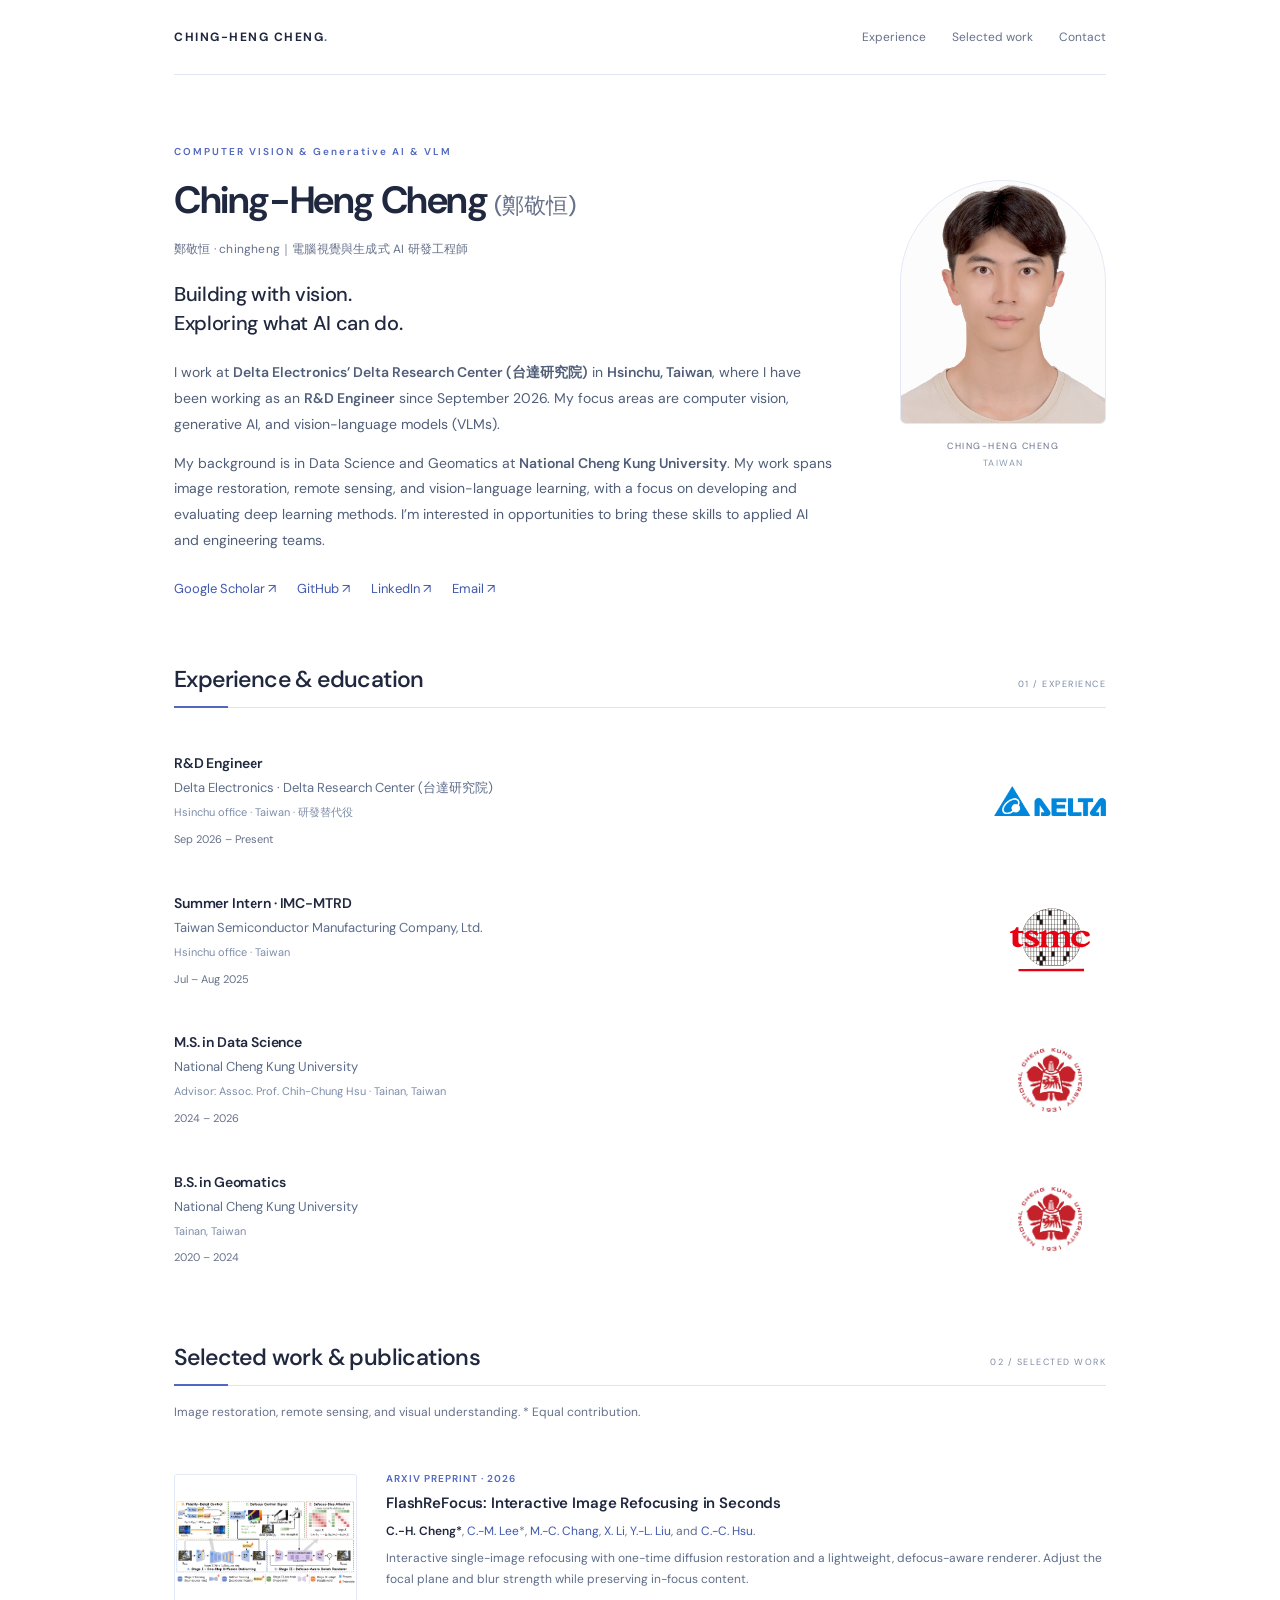
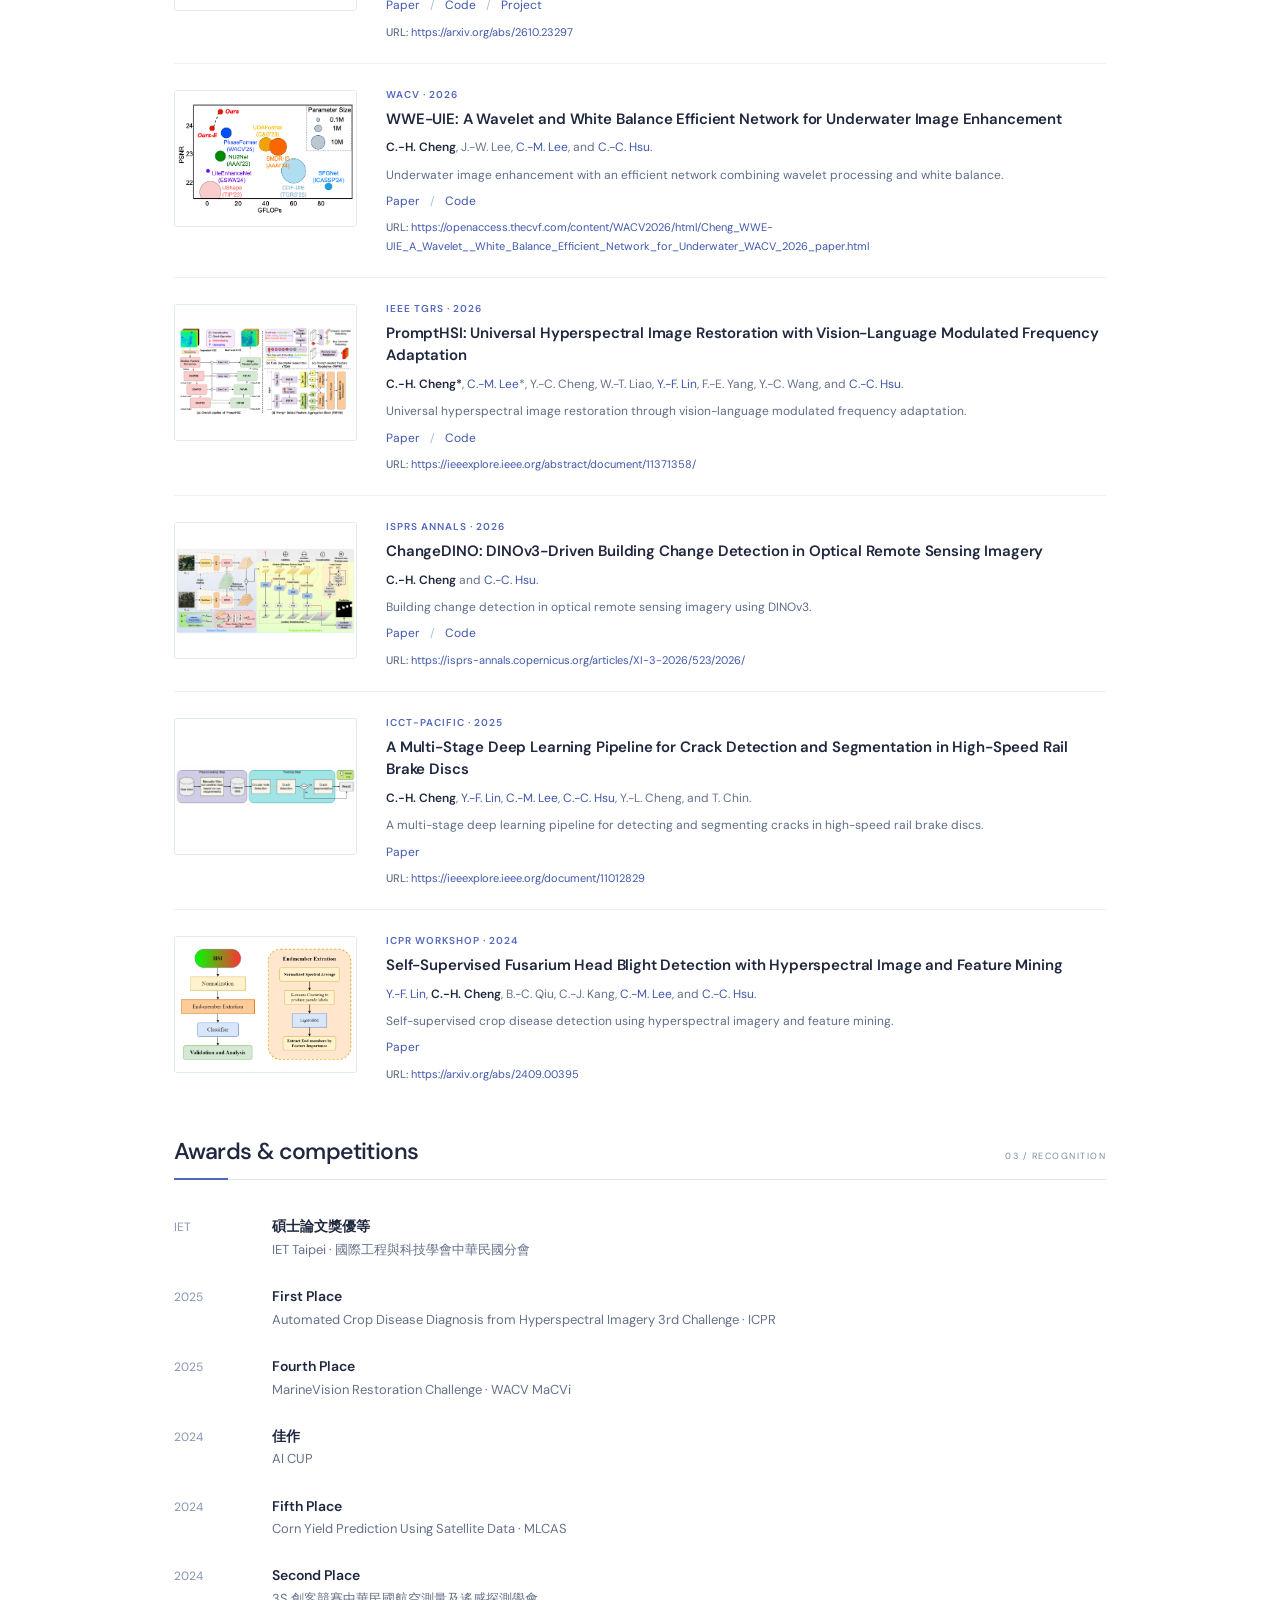
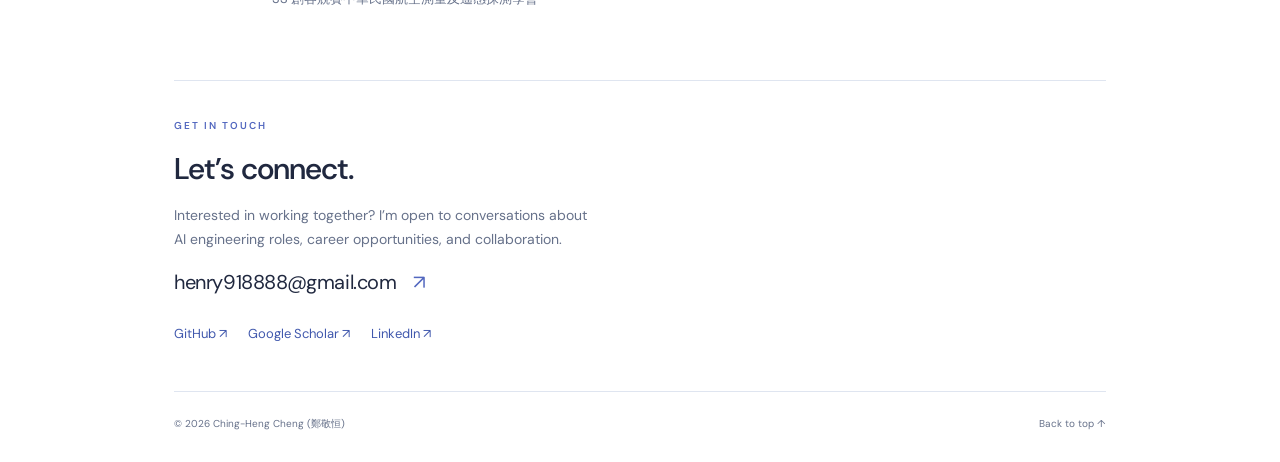
<file: index.html>
<!doctype html>
<html lang="en">
<head>
<meta charset="utf-8">
<meta name="google-site-verification" content="r5Wc5hWqNKAalfXarEXOZYzl8qBhJaPCHK3RBN7Pzsg" />
<meta name="viewport" content="width=device-width, initial-scale=1">
<meta name="description" content="鄭敬恒（Ching-Heng Cheng / chingheng）的個人網站。台達研究院研發工程師，專注電腦視覺、生成式 AI 與視覺語言模型。Explore experience, publications, and AI engineering work.">
<meta name="author" content="Ching-Heng Cheng (鄭敬恒)">
<meta name="robots" content="index, follow, max-image-preview:large">
<meta property="og:site_name" content="Ching-Heng Cheng · 鄭敬恒">
<meta property="og:image" content="https://chingheng0808.github.io/images/profile.jpg">
<meta property="og:image:alt" content="Ching-Heng Cheng 鄭敬恒">
<meta name="twitter:card" content="summary">
<meta name="theme-color" content="#ffffff">
<meta property="og:title" content="鄭敬恒 Ching-Heng Cheng (chingheng) | Computer Vision & AI">
<meta property="og:description" content="鄭敬恒（Ching-Heng Cheng / chingheng）的個人網站。台達研究院研發工程師，專注電腦視覺、生成式 AI 與視覺語言模型。Explore experience, publications, and AI engineering work.">
<meta property="og:type" content="profile">
<meta property="og:url" content="https://chingheng0808.github.io/">
<link rel="canonical" href="https://chingheng0808.github.io/">
<link rel="icon" href="favicon.svg?v=20261018-career" type="image/svg+xml">
<link rel="stylesheet" href="style.css?v=20261031-search">
<script src="site-config.js" defer></script>
<script src="script.js" defer></script>
<title>鄭敬恒 Ching-Heng Cheng (chingheng) | Computer Vision & AI</title>
<script type="application/ld+json">
{
  "@context": "https://schema.org",
  "@graph": [
    {
      "@type": "WebSite",
      "@id": "https://chingheng0808.github.io/#website",
      "url": "https://chingheng0808.github.io/",
      "name": "Ching-Heng Cheng · 鄭敬恒",
      "alternateName": "chingheng",
      "publisher": {
        "@id": "https://chingheng0808.github.io/#person"
      }
    },
    {
      "@type": "ProfilePage",
      "@id": "https://chingheng0808.github.io/#profile",
      "url": "https://chingheng0808.github.io/",
      "name": "鄭敬恒 Ching-Heng Cheng (chingheng) | Computer Vision & AI",
      "inLanguage": [
        "en",
        "zh-Hant"
      ],
      "isPartOf": {
        "@id": "https://chingheng0808.github.io/#website"
      },
      "mainEntity": {
        "@id": "https://chingheng0808.github.io/#person"
      }
    },
    {
      "@type": "Person",
      "@id": "https://chingheng0808.github.io/#person",
      "name": "Ching-Heng Cheng",
      "alternateName": [
        "鄭敬恒",
        "chingheng",
        "Ching Heng Cheng",
        "chingheng0808"
      ],
      "url": "https://chingheng0808.github.io/",
      "image": "https://chingheng0808.github.io/images/profile.jpg",
      "jobTitle": "R&D Engineer",
      "description": "Computer vision, generative AI, and vision-language models. 台達研究院研發工程師鄭敬恒。",
      "worksFor": {
        "@type": "Organization",
        "name": "Delta Electronics · Delta Research Center"
      },
      "alumniOf": {
        "@type": "CollegeOrUniversity",
        "name": "National Cheng Kung University"
      },
      "knowsAbout": [
        "Computer Vision",
        "Generative AI",
        "Vision-Language Models",
        "Image Restoration",
        "Remote Sensing"
      ],
      "sameAs": [
        "https://github.com/chingheng0808",
        "https://scholar.google.com/citations?user=2UmoEfcAAAAJ",
        "https://www.linkedin.com/in/敬恒-鄭-9755842b1/"
      ]
    }
  ]
}
</script>
</head>
<body>
<a class="skip-link" href="#main">Skip to content</a>
<div class="page">
<header class="topbar"><a class="wordmark" href="#about">CHING-HENG CHENG<span class="dot">.</span></a><nav aria-label="Main navigation"><a href="#experience">Experience</a><a href="#research">Selected work</a><a href="#contact">Contact</a></nav></header>
<main id="main">
<section id="about" class="intro" aria-labelledby="name">
<div class="intro-copy"><p class="eyebrow">COMPUTER VISION & Generative AI & VLM</p><h1 id="name">Ching-Heng Cheng <span class="chinese-name">(鄭敬恒)</span></h1><p class="name-alias" lang="zh-Hant">鄭敬恒 · chingheng｜電腦視覺與生成式 AI 研發工程師</p><p class="lead">Building with vision.<br class="desktop-break"> Exploring what AI can do.</p>
<p>I work at <strong>Delta Electronics’ Delta Research Center (台達研究院)</strong> in <strong>Hsinchu, Taiwan</strong>, where I have been working as an <strong>R&D Engineer</strong> since September 2026. My focus areas are computer vision, generative AI, and vision-language models (VLMs).</p>
<p>My background is in Data Science and Geomatics at <strong>National Cheng Kung University</strong>. My work spans image restoration, remote sensing, and vision-language learning, with a focus on developing and evaluating deep learning methods. I’m interested in opportunities to bring these skills to applied AI and engineering teams.</p>
<div class="social-links"><a href="https://scholar.google.com/citations?user=2UmoEfcAAAAJ&amp;hl=en">Google Scholar ↗</a><a href="https://github.com/chingheng0808">GitHub ↗</a><a data-linkedin href="https://www.linkedin.com/in/敬恒-鄭-9755842b1/">LinkedIn ↗</a><a href="mailto:henry918888@gmail.com">Email ↗</a></div>
</div><div class="portrait-wrap"><div class="portrait image-slot"><img src="images/profile.jpg" alt="Ching-Heng Cheng（鄭敬恒 / chingheng）" width="206" height="244" decoding="async" fetchpriority="high"></div><p class="portrait-caption">CHING-HENG CHENG<br><span>TAIWAN</span></p></div>
</section>
<section id="experience" aria-labelledby="experience-title"><div class="section-heading"><h2 id="experience-title">Experience & education</h2><span class="section-index">01 / EXPERIENCE</span></div>
<div class="timeline"><article class="timeline-row"><div class="timeline-details"><h3>R&D Engineer</h3><p>Delta Electronics · Delta Research Center (台達研究院)</p><p class="location">Hsinchu office · Taiwan · 研發替代役</p><p class="date">Sep 2026 – Present</p></div><div class="org-logo"><img src="images/organizations/delta.png" alt="Delta Electronics logo" width="112" height="64"></div></article>
<article class="timeline-row"><div class="timeline-details"><h3>Summer Intern · IMC-MTRD</h3><p>Taiwan Semiconductor Manufacturing Company, Ltd.</p><p class="location">Hsinchu office · Taiwan</p><p class="date">Jul – Aug 2025</p></div><div class="org-logo"><img src="images/organizations/tsmc.svg" alt="TSMC logo" width="112" height="64"></div></article>
<article class="timeline-row"><div class="timeline-details"><h3>M.S. in Data Science</h3><p>National Cheng Kung University</p><p class="location">Advisor: Assoc. Prof. Chih-Chung Hsu · Tainan, Taiwan</p><p class="date">2024 – 2026</p></div><div class="org-logo org-logo--seal"><img src="images/organizations/ncku.jpg" alt="National Cheng Kung University logo" width="112" height="64"></div></article>
<article class="timeline-row"><div class="timeline-details"><h3>B.S. in Geomatics</h3><p>National Cheng Kung University</p><p class="location">Tainan, Taiwan</p><p class="date">2020 – 2024</p></div><div class="org-logo org-logo--seal"><img src="images/organizations/ncku.jpg" alt="National Cheng Kung University logo" width="112" height="64"></div></article></div>
</section>
<section id="research" aria-labelledby="research-title"><div class="section-heading"><h2 id="research-title">Selected work & publications</h2><span class="section-index">02 / SELECTED WORK</span></div><p class="section-note">Image restoration, remote sensing, and visual understanding. <span>* Equal contribution.</span></p>
<article class="publication">
  <div class="paper-image image-slot" data-image="images/papers/flashrefocus.png" data-alt="FlashReFocus refocusing pipeline and inference time comparison" role="img" aria-label="FlashReFocus research illustration"><span aria-hidden="true">FLASHREFOCUS</span></div>
  <div><p class="venue">arXiv preprint · 2026</p><h3><a href="https://arxiv.org/abs/2610.23297">FlashReFocus: Interactive Image Refocusing in Seconds</a></h3><p class="authors"><strong>C.-H. Cheng*</strong>, <a href="https://ming053l.github.io/" title="Chia-Ming Lee">C.-M. Lee</a>*, <a href="https://mingching.github.io/" title="Ming-Ching Chang">M.-C. Chang</a>, <a href="https://scholar.google.com/citations?user=gMBvzGoAAAAJ&amp;hl=en" title="Xin Li">X. Li</a>, <a href="https://yulunalexliu.github.io/" title="Yu-Lun Liu">Y.-L. Liu</a>, and <a href="https://cchsu.info/" title="Chih-Chung Hsu">C.-C. Hsu</a>.</p><p class="description">Interactive single-image refocusing with one-time diffusion restoration and a lightweight, defocus-aware renderer. Adjust the focal plane and blur strength while preserving in-focus content.</p><p class="paper-links"><a href="https://arxiv.org/abs/2610.23297">Paper</a> <span aria-hidden="true">/</span> <a href="https://github.com/ming053l/FlashReFocus">Code</a> <span aria-hidden="true">/</span> <a href="https://ming053l.github.io/FlashReFocus/">Project</a></p><p class="paper-url"><span>URL:</span> <a href="https://arxiv.org/abs/2610.23297">https://arxiv.org/abs/2610.23297</a></p></div>
</article>
<article class="publication">
  <div class="paper-image image-slot" data-image="images/papers/wweuie.png" data-alt="WWE-UIE: A Wavelet and White Balance Efficient Network for Underwater Image Enhancement — research illustration" role="img" aria-label="Research image reserved for wwe-uie"><span aria-hidden="true">WWE-UIE</span></div>
  <div><p class="venue">WACV · 2026</p><h3><a href="https://openaccess.thecvf.com/content/WACV2026/html/Cheng_WWE-UIE_A_Wavelet__White_Balance_Efficient_Network_for_Underwater_WACV_2026_paper.html">WWE-UIE: A Wavelet and White Balance Efficient Network for Underwater Image Enhancement</a></h3><p class="authors"><strong>C.-H. Cheng</strong>, J.-W. Lee, <a href="https://ming053l.github.io/" title="Chia-Ming Lee">C.-M. Lee</a>, and <a href="https://cchsu.info/" title="Chih-Chung Hsu">C.-C. Hsu</a>.</p><p class="description">Underwater image enhancement with an efficient network combining wavelet processing and white balance.</p><p class="paper-links"><a href="https://openaccess.thecvf.com/content/WACV2026/html/Cheng_WWE-UIE_A_Wavelet__White_Balance_Efficient_Network_for_Underwater_WACV_2026_paper.html">Paper</a> <span aria-hidden="true">/</span> <a href="https://github.com/chingheng0808/WWE-UIE">Code</a></p><p class="paper-url"><span>URL:</span> <a href="https://openaccess.thecvf.com/content/WACV2026/html/Cheng_WWE-UIE_A_Wavelet__White_Balance_Efficient_Network_for_Underwater_WACV_2026_paper.html">https://openaccess.thecvf.com/content/WACV2026/html/Cheng_WWE-UIE_A_Wavelet__White_Balance_Efficient_Network_for_Underwater_WACV_2026_paper.html</a></p></div>
</article>
<article class="publication">
  <div class="paper-image image-slot" data-image="images/papers/prompthsi.png" data-alt="PromptHSI: Universal Hyperspectral Image Restoration with Vision-Language Modulated Frequency Adaptation — research illustration" role="img" aria-label="Research image reserved for prompthsi"><span aria-hidden="true">PROMPTHSI</span></div>
  <div><p class="venue">IEEE TGRS · 2026</p><h3><a href="https://ieeexplore.ieee.org/abstract/document/11371358/">PromptHSI: Universal Hyperspectral Image Restoration with Vision-Language Modulated Frequency Adaptation</a></h3><p class="authors"><strong>C.-H. Cheng*</strong>, <a href="https://ming053l.github.io/" title="Chia-Ming Lee">C.-M. Lee</a>*, Y.-C. Cheng, W.-T. Liao, <a href="https://vanlinlin.github.io/" title="Yu-Fan Lin">Y.-F. Lin</a>, F.-E. Yang, Y.-C. Wang, and <a href="https://cchsu.info/" title="Chih-Chung Hsu">C.-C. Hsu</a>.</p><p class="description">Universal hyperspectral image restoration through vision-language modulated frequency adaptation.</p><p class="paper-links"><a href="https://ieeexplore.ieee.org/abstract/document/11371358/">Paper</a> <span aria-hidden="true">/</span> <a href="https://github.com/chingheng0808/PromptHSI">Code</a></p><p class="paper-url"><span>URL:</span> <a href="https://ieeexplore.ieee.org/abstract/document/11371358/">https://ieeexplore.ieee.org/abstract/document/11371358/</a></p></div>
</article>
<article class="publication">
  <div class="paper-image image-slot" data-image="images/papers/changedino.png" data-alt="ChangeDINO: DINOv3-Driven Building Change Detection in Optical Remote Sensing Imagery — research illustration" role="img" aria-label="Research image reserved for changedino"><span aria-hidden="true">CHANGEDINO</span></div>
  <div><p class="venue">ISPRS Annals · 2026</p><h3><a href="https://isprs-annals.copernicus.org/articles/XI-3-2026/523/2026/">ChangeDINO: DINOv3-Driven Building Change Detection in Optical Remote Sensing Imagery</a></h3><p class="authors"><strong>C.-H. Cheng</strong> and <a href="https://cchsu.info/" title="Chih-Chung Hsu">C.-C. Hsu</a>.</p><p class="description">Building change detection in optical remote sensing imagery using DINOv3.</p><p class="paper-links"><a href="https://isprs-annals.copernicus.org/articles/XI-3-2026/523/2026/">Paper</a> <span aria-hidden="true">/</span> <a href="https://github.com/chingheng0808/ChangeDINO">Code</a></p><p class="paper-url"><span>URL:</span> <a href="https://isprs-annals.copernicus.org/articles/XI-3-2026/523/2026/">https://isprs-annals.copernicus.org/articles/XI-3-2026/523/2026/</a></p></div>
</article>
<article class="publication">
  <div class="paper-image image-slot" data-image="images/papers/brake-disc.png" data-alt="A Multi-Stage Deep Learning Pipeline for Crack Detection and Segmentation in High-Speed Rail Brake Discs — research illustration" role="img" aria-label="Research image reserved for brake-disc"><span aria-hidden="true">BRAKE-DISC</span></div>
  <div><p class="venue">ICCT-Pacific · 2025</p><h3><a href="https://ieeexplore.ieee.org/document/11012829">A Multi-Stage Deep Learning Pipeline for Crack Detection and Segmentation in High-Speed Rail Brake Discs</a></h3><p class="authors"><strong>C.-H. Cheng</strong>, <a href="https://vanlinlin.github.io/" title="Yu-Fan Lin">Y.-F. Lin</a>, <a href="https://ming053l.github.io/" title="Chia-Ming Lee">C.-M. Lee</a>, <a href="https://cchsu.info/" title="Chih-Chung Hsu">C.-C. Hsu</a>, Y.-L. Cheng, and T. Chin.</p><p class="description">A multi-stage deep learning pipeline for detecting and segmenting cracks in high-speed rail brake discs.</p><p class="paper-links"><a href="https://ieeexplore.ieee.org/document/11012829">Paper</a></p><p class="paper-url"><span>URL:</span> <a href="https://ieeexplore.ieee.org/document/11012829">https://ieeexplore.ieee.org/document/11012829</a></p></div>
</article>
<article class="publication">
  <div class="paper-image image-slot" data-image="images/papers/fusarium.png" data-alt="Self-Supervised Fusarium Head Blight Detection with Hyperspectral Image and Feature Mining — research illustration" role="img" aria-label="Research image reserved for fusarium"><span aria-hidden="true">FUSARIUM</span></div>
  <div><p class="venue">ICPR Workshop · 2024</p><h3><a href="https://arxiv.org/abs/2409.00395">Self-Supervised Fusarium Head Blight Detection with Hyperspectral Image and Feature Mining</a></h3><p class="authors"><a href="https://vanlinlin.github.io/" title="Yu-Fan Lin">Y.-F. Lin</a>, <strong>C.-H. Cheng</strong>, B.-C. Qiu, C.-J. Kang, <a href="https://ming053l.github.io/" title="Chia-Ming Lee">C.-M. Lee</a>, and <a href="https://cchsu.info/" title="Chih-Chung Hsu">C.-C. Hsu</a>.</p><p class="description">Self-supervised crop disease detection using hyperspectral imagery and feature mining.</p><p class="paper-links"><a href="https://arxiv.org/abs/2409.00395">Paper</a></p><p class="paper-url"><span>URL:</span> <a href="https://arxiv.org/abs/2409.00395">https://arxiv.org/abs/2409.00395</a></p></div>
</article>
</section>
<section id="awards" aria-labelledby="awards-title"><div class="section-heading"><h2 id="awards-title">Awards & competitions</h2><span class="section-index">03 / RECOGNITION</span></div>
<ul class="awards"><li><span class="award-label">IET</span><p><strong>碩士論文獎優等</strong><br>IET Taipei · 國際工程與科技學會中華民國分會</p></li><li><time>2025</time><p><strong>First Place</strong><br>Automated Crop Disease Diagnosis from Hyperspectral Imagery 3rd Challenge · ICPR</p></li><li><time>2025</time><p><strong>Fourth Place</strong><br>MarineVision Restoration Challenge · WACV MaCVi</p></li><li><time>2024</time><p><strong>佳作</strong><br>AI CUP</p></li><li><time>2024</time><p><strong>Fifth Place</strong><br>Corn Yield Prediction Using Satellite Data · MLCAS</p></li><li><time>2024</time><p><strong>Second Place</strong><br>3S 創客競賽中華民國航空測量及遙感探測學會</p></li></ul>
</section>
<section id="contact" class="contact" aria-labelledby="contact-title"><p class="eyebrow">GET IN TOUCH</p><h2 id="contact-title">Let’s connect.</h2><p>Interested in working together? I’m open to conversations about<br class="desktop-break"> AI engineering roles, career opportunities, and collaboration.</p><a class="email" href="mailto:henry918888@gmail.com">henry918888@gmail.com <span aria-hidden="true">↗</span></a><div class="social-links"><a href="https://github.com/chingheng0808">GitHub ↗</a><a href="https://scholar.google.com/citations?user=2UmoEfcAAAAJ&amp;hl=en">Google Scholar ↗</a><a data-linkedin href="https://www.linkedin.com/in/敬恒-鄭-9755842b1/">LinkedIn ↗</a></div></section>
</main><footer><span>© 2026 Ching-Heng Cheng (鄭敬恒)</span><a href="#about">Back to top ↑</a></footer>
</div></body></html>
</file>
<file: style.css>
@import url('https://fonts.googleapis.com/css2?family=DM+Sans:wght@400;450;500;550;600;650;700&display=swap');
:root{--ink:#20283f;--muted:#66718a;--line:#dfe5f0;--accent:#5267bf;--link:#4058ad;--paper:#f0f3fc}*{box-sizing:border-box}html{scroll-behavior:smooth;scroll-padding-top:28px}body{margin:0;background:#fff;color:var(--ink);font-family:'DM Sans',Arial,sans-serif;font-size:15px;line-height:1.7}a{color:var(--link);text-decoration:none;text-underline-offset:4px}a:hover{text-decoration:underline}a:focus-visible,summary:focus-visible{outline:2px solid var(--accent);outline-offset:5px}strong{font-weight:600}.page{max-width:1000px;margin:auto;padding:0 44px}.topbar{display:flex;justify-content:space-between;align-items:center;padding:27px 0;border-bottom:1px solid var(--line);font-size:12px}.wordmark{color:var(--ink);font-weight:700;letter-spacing:1.5px}.dot{color:var(--accent)}nav{display:flex;gap:26px}nav a{color:var(--muted)}.intro{display:grid;grid-template-columns:minmax(0,1fr) 206px;gap:64px;padding:68px 0 64px}.eyebrow{font-size:10px;letter-spacing:2px;font-weight:600;color:var(--accent);margin:0 0 14px}h1{font-size:38px;line-height:1.2;letter-spacing:-1.4px;font-weight:650;margin:0 0 20px}.lead{font-size:20px;line-height:1.45;font-weight:500;letter-spacing:-.35px;margin-bottom:22px}.intro-copy>p:not(.eyebrow):not(.lead){font-size:14px;line-height:1.85;color:#505e79;margin:0 0 13px}.social-links{display:flex;flex-wrap:wrap;gap:10px 21px;font-size:13px;margin-top:24px}.portrait-wrap{padding-top:37px}.image-slot{position:relative;overflow:hidden;background:var(--paper);border:1px solid #e2e8f5;display:flex;align-items:center;justify-content:center}.portrait{width:206px;height:244px;border-radius:104px 104px 6px 6px}.portrait>span{font-size:44px;letter-spacing:-3px;color:#b2bfdc;font-weight:450}.image-slot img{width:100%;height:100%;position:absolute;inset:0;object-fit:contain;background:#fff}.portrait img{object-fit:cover}.portrait-caption{font-size:9px;letter-spacing:1.5px;line-height:1.9;color:var(--muted);text-align:center;margin:14px 0 0}.portrait-caption span{color:#8b99b4}section{padding-bottom:53px}.section-heading{display:flex;gap:14px;align-items:baseline;justify-content:space-between;border-bottom:1px solid var(--line);position:relative;padding-bottom:12px;margin-bottom:23px}.section-heading:after{content:'';position:absolute;bottom:-1px;left:0;width:54px;height:2px;background:var(--accent)}h2{font-size:23px;letter-spacing:-.6px;line-height:1.35;font-weight:550;margin:0}.section-index{font-size:9px;letter-spacing:1.5px;color:#7d8ba6;white-space:nowrap}.section-note{font-size:12px;color:var(--muted);margin:-7px 0 25px}.section-note span{white-space:nowrap}.publication{display:grid;grid-template-columns:183px minmax(0,1fr);gap:29px;padding:22px 0;border-bottom:1px solid #edf0f8}.publication:last-child{border-bottom:0;padding-bottom:0}.paper-image{height:137px;border-radius:3px;margin-top:4px}.paper-image>span{font-size:9px;letter-spacing:1.7px;color:#8999bb}.venue{font-size:10px;letter-spacing:1px;color:var(--accent);text-transform:uppercase;margin:0 0 5px;font-weight:600}h3{font-size:15px;line-height:1.5;letter-spacing:-.15px;margin:0 0 7px;font-weight:600}h3 a{color:var(--ink)}.authors{font-size:12px;line-height:1.7;color:var(--muted);margin:0 0 7px}.authors strong{color:var(--ink)}.description{font-size:12px;line-height:1.7;color:#5e6d89;margin:0 0 6px}.paper-links{font-size:12px;margin:0}.paper-links span{color:#b0bcd2;margin:0 7px}.timeline-row{display:grid;grid-template-columns:minmax(0,1fr) 112px;align-items:center;gap:28px;padding:22px 0}.org-logo{display:flex;align-items:center;justify-content:center}.org-logo img{display:block;width:112px;height:64px;object-fit:contain}.org-logo--seal{width:64px;height:64px;justify-self:center;overflow:hidden;justify-content:flex-start}.org-logo--seal img{width:auto;height:64px;flex-shrink:0}.timeline h3{font-size:14px;margin-bottom:3px}.timeline p{font-size:13px;margin:0;color:#5d6d8b}.timeline .location{font-size:11px;color:#7c8da9;margin-top:4px}.timeline .date{font-size:11px;text-align:left;margin-top:8px;color:var(--muted)}.awards{padding:0;margin:0;list-style:none}.awards li{display:grid;grid-template-columns:78px 1fr;gap:20px;padding:12px 0}.awards time{font-size:12px;color:#8594af;padding-top:2px}.awards p{font-size:13px;color:var(--muted);line-height:1.7;margin:0}.awards strong{font-size:14px;color:var(--ink)}.contact{margin-top:5px;padding:36px 0 45px;border-top:1px solid var(--line)}.contact h2{font-size:30px;margin-bottom:13px;letter-spacing:-.9px}.contact>p:not(.eyebrow){font-size:14px;color:var(--muted)}.email{font-size:20px;color:var(--ink);letter-spacing:-.4px}.email span{color:var(--accent);margin-left:12px}footer{border-top:1px solid var(--line);padding:23px 0 30px;display:flex;justify-content:space-between;font-size:10px;color:var(--muted)}footer a{color:var(--muted)}.skip-link{position:absolute;top:-60px;left:20px;background:white;padding:10px;z-index:10}.skip-link:focus{top:10px}[hidden]{display:none!important}
@media(min-width:1200px){.page{max-width:1020px}}
@media(max-width:720px){.page{padding:0 24px}.topbar{padding:22px 0}.wordmark{font-size:10px;letter-spacing:1px}nav{gap:15px;font-size:11px}.intro{grid-template-columns:1fr 120px;gap:25px;padding:44px 0}.portrait-wrap{padding-top:38px}.portrait{width:120px;height:150px}.portrait>span{font-size:30px}.portrait-caption{font-size:7px;letter-spacing:.8px}h1{font-size:30px}.lead{font-size:18px}.eyebrow{font-size:8px;letter-spacing:1.4px}.intro-copy>p:not(.eyebrow):not(.lead){font-size:13px}.publication{grid-template-columns:140px 1fr;gap:20px}.paper-image{height:108px}.section-index{font-size:8px;letter-spacing:.7px}h2{font-size:21px}.timeline-row{grid-template-columns:minmax(0,1fr) 76px;gap:16px}.org-logo img{width:76px;height:56px}.org-logo--seal{width:56px;height:56px}.org-logo--seal img{width:auto;height:56px}}
@media(max-width:480px){.topbar nav{gap:10px;font-size:10px}.topbar{gap:12px;flex-wrap:wrap}.intro{grid-template-columns:1fr;gap:25px}.intro-copy{order:1}.portrait-wrap{order:0;display:flex;align-items:center;gap:18px;padding:0}.portrait{width:80px;height:95px;border-radius:45px 45px 4px 4px}.portrait-caption{text-align:left;margin:0;font-size:8px}.intro{padding-top:28px}.desktop-break{display:none}h1{font-size:34px}.publication{grid-template-columns:1fr;gap:16px;padding:26px 0}.paper-image{height:auto;aspect-ratio:16/8;width:100%}.section-heading{align-items:center}.section-index{font-size:7px}.section-note span{display:block;margin-top:4px}.email{font-size:18px}.awards li{grid-template-columns:44px 1fr;gap:16px}section{padding-bottom:40px}}
@media(prefers-reduced-motion:reduce){html{scroll-behavior:auto}}

.chinese-name{display:inline-block;font-size:.58em;letter-spacing:0;font-weight:500;color:var(--muted)}.award-label{font-size:12px;color:#8594af;padding-top:2px}.eyebrow{line-height:1.8}h1{line-height:1.35}

.paper-url{margin:7px 0 0;font-size:11px;line-height:1.65;color:var(--muted);overflow-wrap:anywhere;word-break:normal}.paper-url span{font-weight:500}.paper-url a{overflow-wrap:anywhere}

.intro-copy>p.name-alias{font-size:12px!important;color:var(--muted)!important;margin:-9px 0 19px!important;line-height:1.8}.name-alias{letter-spacing:.2px}
</file>
